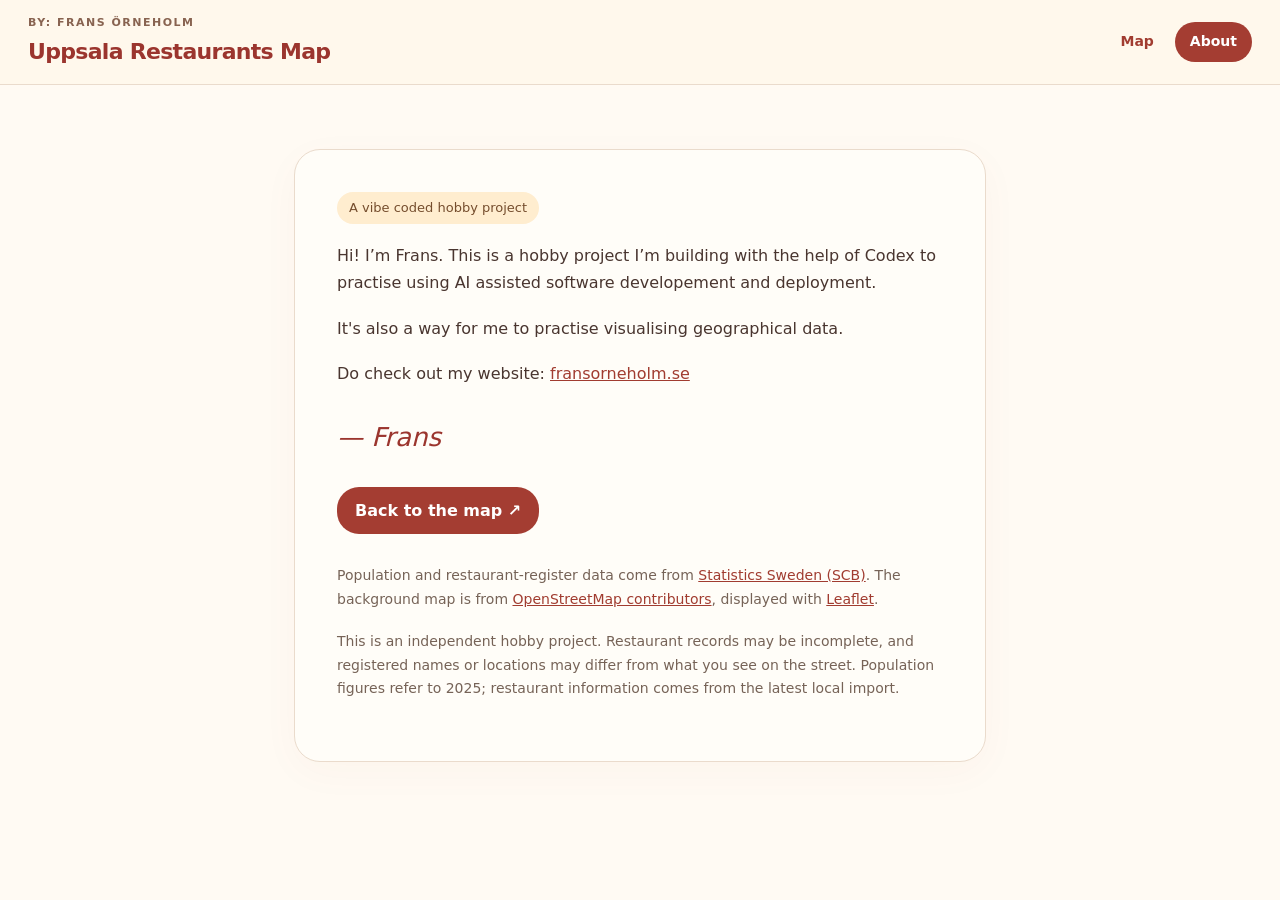
<file: docs/about.html>
<!doctype html>
<html lang="en">
<head>
<meta charset="utf-8"><meta name="viewport" content="width=device-width,initial-scale=1">
<title>About · Uppsala Restaurants Map</title>
<meta name="description" content="A hobby project by Frans, made with Codex to practise visualising data about Uppsala.">
<style>
*{box-sizing:border-box}body{margin:0;font:16px/1.7 system-ui,sans-serif}header{display:flex;align-items:center;justify-content:space-between;padding:14px 28px;min-height:82px}h1{font-size:22px;margin:0}.eyebrow{font-size:11px;font-weight:700;text-transform:uppercase}
body{color:#49352f;background:#fffaf3;font-family:ui-rounded,"Trebuchet MS",system-ui,sans-serif}
header{background:#fff8ec;border-bottom:1px solid #eadbcc;gap:16px}
h1{color:#9b352e;letter-spacing:-.7px;font-weight:800}
h2,h3{color:#6f3930}.eyebrow{color:#886350;letter-spacing:1.5px}
aside{background:#fffdf8;border-color:#eadbcc}
.muted{color:#766357}.date{background:#fff;border-color:#eadbcc;color:#766357}
button,select{border-color:#ddc7b5;border-radius:12px;color:#663e32;background:#fffefa}
button:hover{background:#ffe9d7}#fit{background:#ffedcf;border-color:#eac995;font-weight:600}
.note{background:#fff0df;border:1px solid #f0dcc7;border-radius:14px}
.stat{background:#fff0e8;border-radius:12px}.stats{gap:10px}
a{color:#a13c30}td,#details{border-color:#ecdfd4}
.swatch{height:9px;border-radius:5px}.legend{gap:10px;margin-top:10px}
nav{display:flex;gap:6px;align-items:center;flex-shrink:0}
nav a{padding:8px 15px;border-radius:22px;text-decoration:none;font-size:14px;font-weight:700}
nav a:hover{background:#f9e6d4}nav a[aria-current=page]{background:#a43d32;color:white}
nav a:focus-visible{outline:3px solid #d99030;outline-offset:3px}
.header-right{display:flex;align-items:center;gap:20px}
.leaflet-popup-content-wrapper{border-radius:15px}.leaflet-popup-content{color:#49352f}
@media(max-width:700px){header{height:auto;min-height:90px;flex-wrap:wrap;gap:8px}header h1{font-size:20px}.header-right{gap:10px;flex-wrap:wrap}.header-right .date{display:none}nav a{padding:6px 12px}}

main{max-width:740px;margin:64px auto;padding:0 24px 50px}.about-card{background:#fffdf8;border:1px solid #eadbcc;border-radius:26px;padding:42px;box-shadow:0 10px 40px #9b352e08}.badge{display:inline-block;padding:5px 12px;border-radius:20px;background:#ffedcf;color:#754d2d;font-size:13px}h2{font-size:36px;line-height:1.2;letter-spacing:-1px;margin:22px 0}p{margin:18px 0}.signature{font-size:26px;font-style:italic;color:#9b352e;margin:28px 0}.back{display:inline-block;padding:10px 18px;border-radius:22px;background:#a43d32;color:#fff;text-decoration:none;font-weight:700}.sources{font-size:14px;color:#766357;margin-top:30px}@media(max-width:700px){main{margin:28px auto}.about-card{padding:25px}h2{font-size:30px}}
</style>
</head>
<body>
<header><div><div class="eyebrow">By: Frans Örneholm</div><h1>Uppsala Restaurants Map</h1></div><nav aria-label="Main navigation"><a href="index.html">Map</a><a href="about.html" aria-current="page">About</a></nav></header>
<main><article class="about-card"><span class="badge">A vibe coded hobby project</span>
<p>Hi! I’m Frans. This is a hobby project I’m building with the help of Codex to practise using AI assisted software developement and deployment.</p>
<p> It's also a way for me to practise visualising geographical data.</p>
<p>Do check out my website: <a href="https://www.fransorneholm.se/"> fransorneholm.se </a>
<p class="signature">— Frans</p><a class="back" href="index.html">Back to the map ↗</a>
<div class="sources"><p>Population and restaurant-register data come from <a href="https://www.scb.se/">Statistics Sweden (SCB)</a>. The background map is from <a href="https://www.openstreetmap.org/copyright">OpenStreetMap contributors</a>, displayed with <a href="https://leafletjs.com/">Leaflet</a>.</p>
<p>This is an independent hobby project. Restaurant records may be incomplete, and registered names or locations may differ from what you see on the street. Population figures refer to 2025; restaurant information comes from the latest local import.</p></div>
</article></main>
</body></html>
</file>
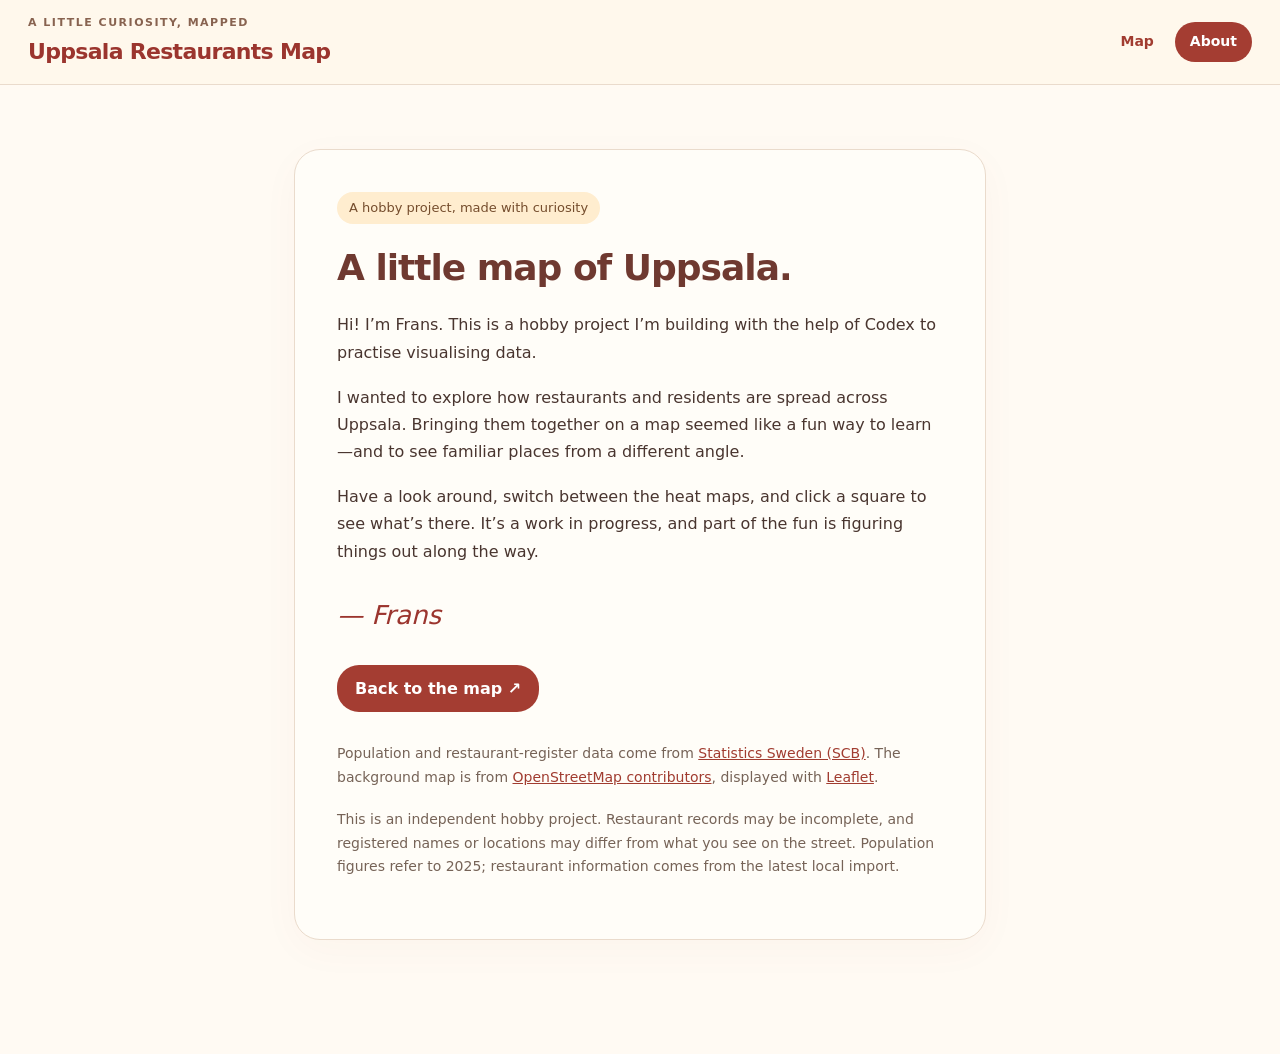
<file: data/processed/about.html>
<!doctype html>
<html lang="en">
<head>
<meta charset="utf-8"><meta name="viewport" content="width=device-width,initial-scale=1">
<title>About · Uppsala Restaurants Map</title>
<meta name="description" content="A hobby project by Frans, made with Codex to practise visualising data about Uppsala.">
<style>
*{box-sizing:border-box}body{margin:0;font:16px/1.7 system-ui,sans-serif}header{display:flex;align-items:center;justify-content:space-between;padding:14px 28px;min-height:82px}h1{font-size:22px;margin:0}.eyebrow{font-size:11px;font-weight:700;text-transform:uppercase}
body{color:#49352f;background:#fffaf3;font-family:ui-rounded,"Trebuchet MS",system-ui,sans-serif}
header{background:#fff8ec;border-bottom:1px solid #eadbcc;gap:16px}
h1{color:#9b352e;letter-spacing:-.7px;font-weight:800}
h2,h3{color:#6f3930}.eyebrow{color:#886350;letter-spacing:1.5px}
aside{background:#fffdf8;border-color:#eadbcc}
.muted{color:#766357}.date{background:#fff;border-color:#eadbcc;color:#766357}
button,select{border-color:#ddc7b5;border-radius:12px;color:#663e32;background:#fffefa}
button:hover{background:#ffe9d7}#fit{background:#ffedcf;border-color:#eac995;font-weight:600}
.note{background:#fff0df;border:1px solid #f0dcc7;border-radius:14px}
.stat{background:#fff0e8;border-radius:12px}.stats{gap:10px}
a{color:#a13c30}td,#details{border-color:#ecdfd4}
.swatch{height:9px;border-radius:5px}.legend{gap:10px;margin-top:10px}
nav{display:flex;gap:6px;align-items:center;flex-shrink:0}
nav a{padding:8px 15px;border-radius:22px;text-decoration:none;font-size:14px;font-weight:700}
nav a:hover{background:#f9e6d4}nav a[aria-current=page]{background:#a43d32;color:white}
nav a:focus-visible{outline:3px solid #d99030;outline-offset:3px}
.header-right{display:flex;align-items:center;gap:20px}
.leaflet-popup-content-wrapper{border-radius:15px}.leaflet-popup-content{color:#49352f}
@media(max-width:700px){header{height:auto;min-height:90px;flex-wrap:wrap;gap:8px}header h1{font-size:20px}.header-right{gap:10px;flex-wrap:wrap}.header-right .date{display:none}nav a{padding:6px 12px}}

main{max-width:740px;margin:64px auto;padding:0 24px 50px}.about-card{background:#fffdf8;border:1px solid #eadbcc;border-radius:26px;padding:42px;box-shadow:0 10px 40px #9b352e08}.badge{display:inline-block;padding:5px 12px;border-radius:20px;background:#ffedcf;color:#754d2d;font-size:13px}h2{font-size:36px;line-height:1.2;letter-spacing:-1px;margin:22px 0}p{margin:18px 0}.signature{font-size:26px;font-style:italic;color:#9b352e;margin:28px 0}.back{display:inline-block;padding:10px 18px;border-radius:22px;background:#a43d32;color:#fff;text-decoration:none;font-weight:700}.sources{font-size:14px;color:#766357;margin-top:30px}@media(max-width:700px){main{margin:28px auto}.about-card{padding:25px}h2{font-size:30px}}
</style>
</head>
<body>
<header><div><div class="eyebrow">A little curiosity, mapped</div><h1>Uppsala Restaurants Map</h1></div><nav aria-label="Main navigation"><a href="uppsala_population_map.html">Map</a><a href="about.html" aria-current="page">About</a></nav></header>
<main><article class="about-card"><span class="badge">A hobby project, made with curiosity</span><h2>A little map of Uppsala.</h2>
<p>Hi! I’m Frans. This is a hobby project I’m building with the help of Codex to practise visualising data.</p>
<p>I wanted to explore how restaurants and residents are spread across Uppsala. Bringing them together on a map seemed like a fun way to learn—and to see familiar places from a different angle.</p>
<p>Have a look around, switch between the heat maps, and click a square to see what’s there. It’s a work in progress, and part of the fun is figuring things out along the way.</p>
<p class="signature">— Frans</p><a class="back" href="uppsala_population_map.html">Back to the map ↗</a>
<div class="sources"><p>Population and restaurant-register data come from <a href="https://www.scb.se/">Statistics Sweden (SCB)</a>. The background map is from <a href="https://www.openstreetmap.org/copyright">OpenStreetMap contributors</a>, displayed with <a href="https://leafletjs.com/">Leaflet</a>.</p>
<p>This is an independent hobby project. Restaurant records may be incomplete, and registered names or locations may differ from what you see on the street. Population figures refer to 2025; restaurant information comes from the latest local import.</p></div>
</article></main>
</body></html>
</file>
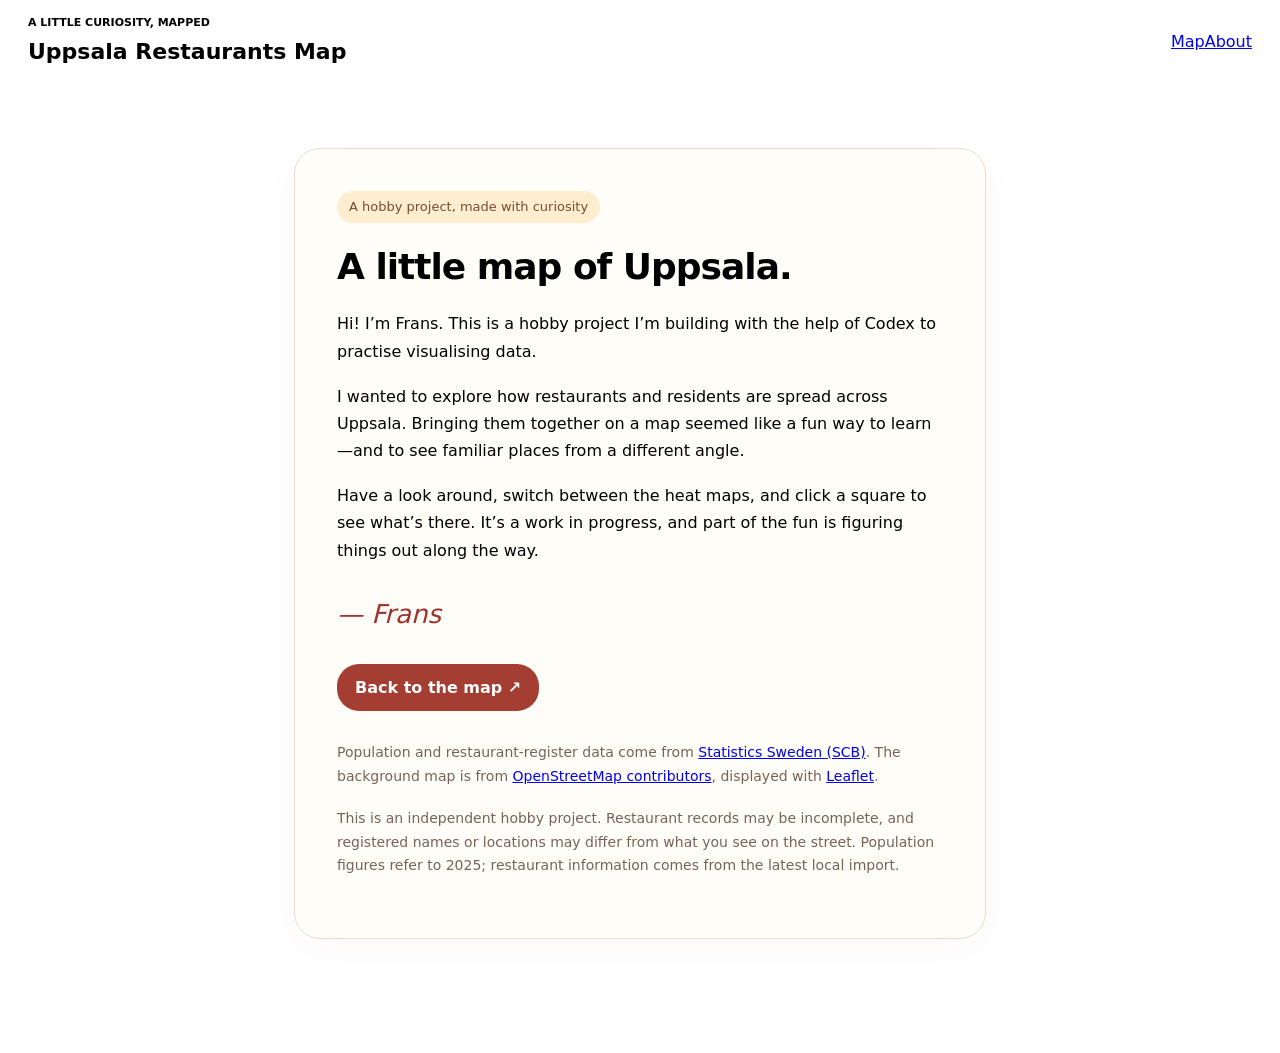
<file: src/accessibility/map_assets/about.html>
<!doctype html>
<html lang="en">
<head>
<meta charset="utf-8"><meta name="viewport" content="width=device-width,initial-scale=1">
<title>About · Uppsala Restaurants Map</title>
<meta name="description" content="A hobby project by Frans, made with Codex to practise visualising data about Uppsala.">
<style>
*{box-sizing:border-box}body{margin:0;font:16px/1.7 system-ui,sans-serif}header{display:flex;align-items:center;justify-content:space-between;padding:14px 28px;min-height:82px}h1{font-size:22px;margin:0}.eyebrow{font-size:11px;font-weight:700;text-transform:uppercase}
/* SITE_THEME */
main{max-width:740px;margin:64px auto;padding:0 24px 50px}.about-card{background:#fffdf8;border:1px solid #eadbcc;border-radius:26px;padding:42px;box-shadow:0 10px 40px #9b352e08}.badge{display:inline-block;padding:5px 12px;border-radius:20px;background:#ffedcf;color:#754d2d;font-size:13px}h2{font-size:36px;line-height:1.2;letter-spacing:-1px;margin:22px 0}p{margin:18px 0}.signature{font-size:26px;font-style:italic;color:#9b352e;margin:28px 0}.back{display:inline-block;padding:10px 18px;border-radius:22px;background:#a43d32;color:#fff;text-decoration:none;font-weight:700}.sources{font-size:14px;color:#766357;margin-top:30px}@media(max-width:700px){main{margin:28px auto}.about-card{padding:25px}h2{font-size:30px}}
</style>
</head>
<body>
<header><div><div class="eyebrow">A little curiosity, mapped</div><h1>Uppsala Restaurants Map</h1></div><nav aria-label="Main navigation"><a href="__MAP_FILE__">Map</a><a href="about.html" aria-current="page">About</a></nav></header>
<main><article class="about-card"><span class="badge">A hobby project, made with curiosity</span><h2>A little map of Uppsala.</h2>
<p>Hi! I’m Frans. This is a hobby project I’m building with the help of Codex to practise visualising data.</p>
<p>I wanted to explore how restaurants and residents are spread across Uppsala. Bringing them together on a map seemed like a fun way to learn—and to see familiar places from a different angle.</p>
<p>Have a look around, switch between the heat maps, and click a square to see what’s there. It’s a work in progress, and part of the fun is figuring things out along the way.</p>
<p class="signature">— Frans</p><a class="back" href="__MAP_FILE__">Back to the map ↗</a>
<div class="sources"><p>Population and restaurant-register data come from <a href="https://www.scb.se/">Statistics Sweden (SCB)</a>. The background map is from <a href="https://www.openstreetmap.org/copyright">OpenStreetMap contributors</a>, displayed with <a href="https://leafletjs.com/">Leaflet</a>.</p>
<p>This is an independent hobby project. Restaurant records may be incomplete, and registered names or locations may differ from what you see on the street. Population figures refer to 2025; restaurant information comes from the latest local import.</p></div>
</article></main>
</body></html>
</file>
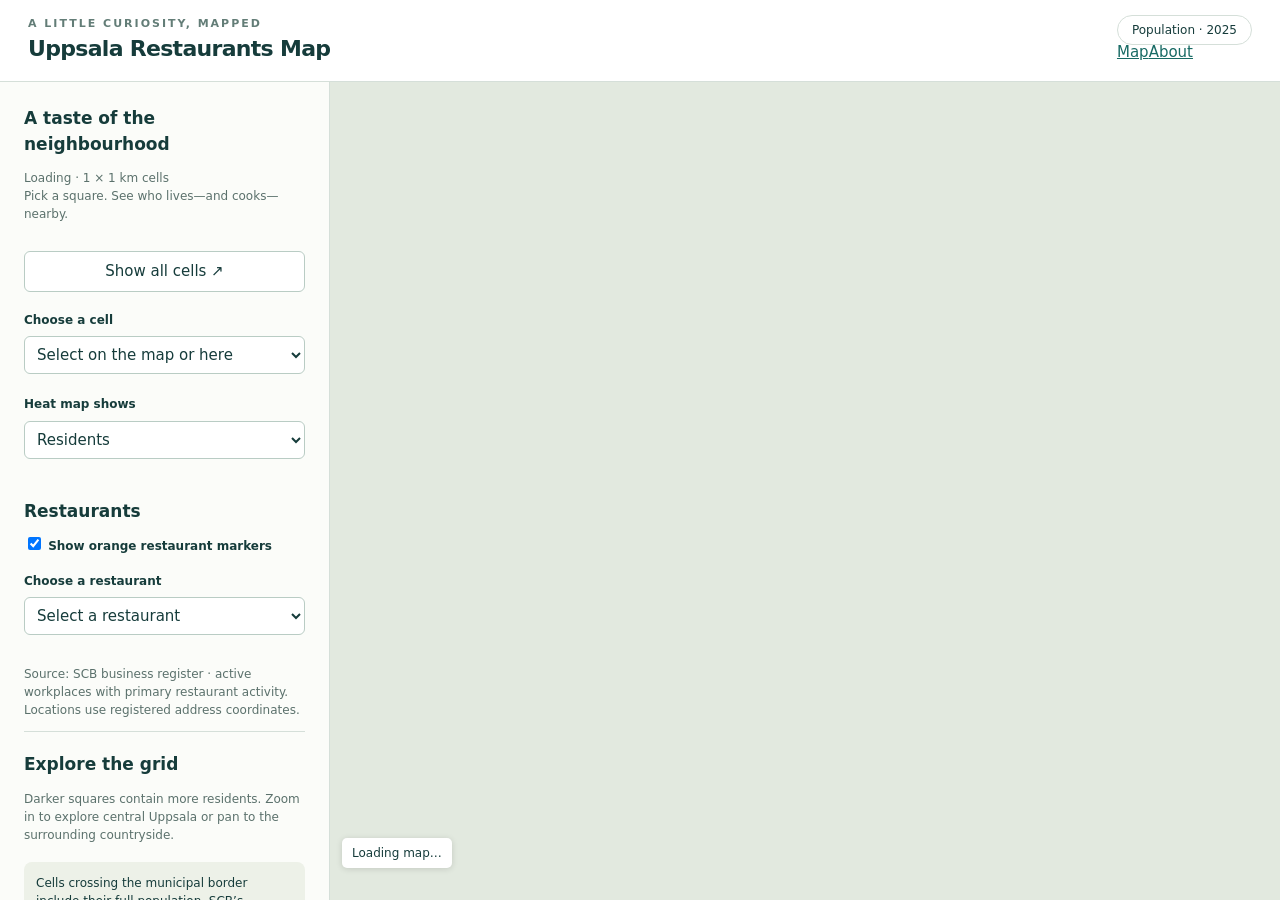
<file: src/accessibility/map_assets/map.html>
<!doctype html>
<html lang="en">
<head>
<meta charset="utf-8"><meta name="viewport" content="width=device-width,initial-scale=1">
<title>Uppsala Restaurants Map</title>
<link rel="icon" href="data:image/svg+xml,%3Csvg xmlns='http://www.w3.org/2000/svg' viewBox='0 0 32 32'%3E%3Crect width='32' height='32' rx='7' fill='%23155453'/%3E%3Cpath d='M11 5v22M21 5v22M5 11h22M5 21h22' stroke='%23a9ddd0' stroke-width='2'/%3E%3C/svg%3E">
<style>/* LEAFLET_CSS */</style>
<style>
*{box-sizing:border-box}body{margin:0;color:#163c3b;background:#f4f6f2;font:15px/1.5 system-ui,sans-serif}header{height:82px;display:flex;align-items:center;justify-content:space-between;padding:14px 28px;border-bottom:1px solid #d5dfd9;background:#fff}h1{font-size:22px;margin:0;letter-spacing:-.7px}.eyebrow{font-size:11px;letter-spacing:2px;font-weight:700;color:#637d77;text-transform:uppercase}.date{border:1px solid #d5dfd9;border-radius:20px;padding:7px 14px;font-size:12px}main{display:grid;grid-template-columns:330px 1fr;height:calc(100dvh - 82px)}aside{overflow:auto;padding:24px;background:#fbfcf9;border-right:1px solid #d5dfd9}h2{font-size:17px;margin:0 0 10px}h3{font-size:13px;margin:24px 0 8px}.muted{font-size:12px;color:#5b716c}.count{font-size:38px;font-weight:650;letter-spacing:-1px;line-height:1.2;margin-top:10px}button,select{font:inherit;border:1px solid #b9ccc4;border-radius:6px;padding:8px;background:white;color:#163c3b;cursor:pointer}button:hover{background:#e5f0e9}button:focus-visible,select:focus-visible{outline:3px solid #d99030;outline-offset:3px}#fit{width:100%;margin:16px 0}select{width:100%;margin:6px 0 18px}label{font-size:12px;font-weight:600}.legend{display:grid;grid-template-columns:repeat(3,1fr);gap:8px;font-size:11px;margin-bottom:22px}.swatch{height:6px;border-radius:2px;margin-bottom:4px}.note{background:#edf1e8;padding:12px;border-radius:8px;font-size:12px;margin-top:18px}.stats{display:grid;grid-template-columns:1fr 1fr;gap:8px;margin-top:15px}.stat{padding:10px;background:#edf3ed;border-radius:7px}.stat strong{display:block;font-size:20px}#map{height:100%;background:#e2e9df}.mapwrap{position:relative;min-width:0;min-height:0}#status{position:absolute;bottom:32px;left:12px;z-index:500;background:#fff;padding:6px 10px;border-radius:5px;max-width:85%;font-size:12px;box-shadow:0 1px 6px #0002}table{width:100%;border-collapse:collapse;font-size:12px}td{padding:5px 0;border-bottom:1px solid #e4eae1}td:last-child{text-align:right;font-variant-numeric:tabular-nums}a{color:#176a64}#details{border-top:1px solid #d5dfd9;padding-top:20px}#cell-id{font-size:12px;overflow-wrap:anywhere}.leaflet-container{font-family:inherit}.leaflet-interactive:focus{outline:none;stroke:#d99030;stroke-width:3}
@media(max-width:700px){header{padding:12px 16px;height:74px}h1{font-size:19px}.date{font-size:10px;padding:5px 8px}main{height:auto;display:flex;flex-direction:column}.mapwrap{order:-1;height:55dvh;min-height:320px}aside{padding:20px;overflow:visible;border-right:0}.legend{grid-template-columns:repeat(6,1fr)}#fit{width:auto;display:block}.count{font-size:32px}}
/* SITE_THEME */
</style>
</head>
<body>
<header><div><div class="eyebrow">A little curiosity, mapped</div><h1>Uppsala Restaurants Map</h1></div><div class="header-right"><span class="date">Population · 2025</span><nav aria-label="Main navigation"><a href="#map" aria-current="page">Map</a><a href="about.html">About</a></nav></div></header>
<main>
<aside aria-label="Population grid details">
<h2>A taste of the neighbourhood</h2>
<p class="muted"><span id="cell-count">Loading</span> · 1 × 1 km cells<br>Pick a square. See who lives—and cooks—nearby.</p>
<button id="fit" type="button">Show all cells ↗</button>
<label for="cell-picker">Choose a cell</label><select id="cell-picker"><option value="">Select on the map or here</option></select>
<label for="heatmap-metric">Heat map shows</label>
<select id="heatmap-metric"><option value="population">Residents</option><option value="restaurant_count">Restaurants</option><option value="restaurants_per_resident">Restaurants per resident</option></select>
<div id="legend-title" class="muted" aria-live="polite"></div>
<div class="legend" aria-label="Heat map colour scale"></div>
<h2>Restaurants</h2>
<label><input type="checkbox" id="show-restaurants" checked> Show orange restaurant markers</label>
<p id="restaurant-count" class="muted"></p>
<label for="restaurant-picker">Choose a restaurant</label>
<select id="restaurant-picker"><option value="">Select a restaurant</option></select>
<div id="restaurant-details" class="note" hidden aria-live="polite"></div>
<p class="muted">Source: SCB business register · active workplaces with primary restaurant activity. Locations use registered address coordinates.</p>
<section id="details" aria-live="polite"><h2 id="detail-title">Explore the grid</h2><p id="empty" class="muted">Darker squares contain more residents. Zoom in to explore central Uppsala or pan to the surrounding countryside.</p><div id="selected" hidden><div id="cell-id"></div><div class="count" id="population"></div><div class="muted">residents in this cell</div><div class="stat" style="margin-top:12px"><span>Restaurants in this cell</span><strong id="cell-restaurants"></strong><span class="muted">Based on registered address locations; excludes restaurants without coordinates.</span></div><div class="stat" style="margin-top:12px"><span>Restaurants per resident</span><strong id="cell-restaurant-ratio"></strong><span class="muted">Restaurant count ÷ resident population (2025). Not available for zero or missing population.</span></div><div class="stats"><div class="stat"><span class="muted">Men</span><strong id="men"></strong></div><div class="stat"><span class="muted">Women</span><strong id="women"></strong></div></div><div id="border" class="note" hidden></div><h3>Residents by age</h3><table aria-label="Population by age"><tbody id="ages"></tbody></table></div></section>
<p class="note">Cells crossing the municipal border include their full population. SCB’s disclosure protection means age and sex counts may not add up to the total. Missing values are shown as “Not available”.</p>
<p class="muted">Source: <a href="https://www.scb.se/vara-tjanster/oppna-data/oppna-geodata/statistik-pa-rutor/" target="_blank" rel="noopener">Statistics Sweden (SCB)</a>. Only cells published by SCB are shown.</p>
</aside>
<div class="mapwrap"><div id="map" aria-label="Interactive map of Uppsala population grid"></div><div id="status" role="status">Loading map…</div></div>
</main>
<noscript>Enable JavaScript to use the interactive map.</noscript>
<script>/* LEAFLET_JS */</script>
<script type="application/json" id="grid-data">__GRID_DATA__</script>
<script type="application/json" id="restaurant-data">__RESTAURANT_DATA__</script>
<script>
const data=JSON.parse(document.getElementById('grid-data').textContent);
const fmt=n=>n==null?'Not available':Number(n).toLocaleString('en-GB');
const fmtRatio=n=>n==null?'Not available':Number(n).toLocaleString('en-GB',{maximumSignificantDigits:4});
const redPalette=['#fff5f0','#fee0d2','#fcbba1','#fc9272','#fb6a4a','#de2d26','#a50f15'];
const metrics={
 population:{label:'Residents per cell',breaks:[0,10,50,200,1000,5000],labels:['0–9','10–49','50–199','200–999','1,000–4,999','5,000+']},
 restaurant_count:{label:'Restaurants per cell',breaks:[0,1,2,5,10,25],labels:['0','1','2–4','5–9','10–24','25+']},
 restaurants_per_resident:{label:'Restaurants per resident',breaks:[0,Number.MIN_VALUE,.001,.005,.01,.05,.1],labels:['0','>0–<0.001','0.001–<0.005','0.005–<0.01','0.01–<0.05','0.05–<0.1','0.1+']}
};
let activeMetric='population';
function metricBins(){const m=metrics[activeMetric];return m.breaks.map((min,i)=>({min,label:m.labels[i],color:redPalette[Math.round(i*6/(m.breaks.length-1))]}))}
const color=n=>n==null?'#959da4':[...metricBins()].reverse().find(b=>n>=b.min).color;
function renderLegend(){
 const legend=document.querySelector('.legend');legend.replaceChildren();
 document.getElementById('legend-title').textContent=metrics[activeMetric].label+' · darker red = higher value';
 for(const b of [...metricBins(),{label:'No data',color:'#959da4'}]){const item=document.createElement('div'),swatch=document.createElement('div');swatch.className='swatch';swatch.style.background=b.color;item.append(swatch,document.createTextNode(b.label));legend.append(item)}
 document.getElementById('empty').textContent='Darker red squares show higher '+metrics[activeMetric].label.toLowerCase()+'. Click a cell to see all its statistics.';
}
renderLegend();
document.getElementById('cell-count').textContent=fmt(data.features.length)+' grid cells';
const map=L.map('map',{scrollWheelZoom:true});
const tiles=L.tileLayer('https://tile.openstreetmap.org/{z}/{x}/{y}.png',{maxZoom:19,attribution:'&copy; <a href="https://www.openstreetmap.org/copyright">OpenStreetMap</a> contributors · Population: SCB'}).addTo(map);
const status=document.getElementById('status');let tileFailed=false;
tiles.on('tileerror',()=>{tileFailed=true;status.textContent='Background map unavailable. Population cells still work.'});
tiles.on('load',()=>{if(!tileFailed)status.textContent='Click any cell for population details'});
const baseStyle=f=>({color:'#9b4b48',weight:.65,fillColor:color(f.properties[activeMetric]),fillOpacity:.72});
let selectedLayer;const layers=new Map();
function selectCell(layer,zoom=false){
 if(selectedLayer)grid.resetStyle(selectedLayer);
 selectedLayer=layer;layer.setStyle({color:'#ef9c35',weight:3,fillOpacity:.9});layer.bringToFront();
 const p=layer.feature.properties;document.getElementById('cell-picker').value=p.cell_id;
 document.getElementById('empty').hidden=true;document.getElementById('selected').hidden=false;
 document.getElementById('detail-title').textContent='Selected cell';document.getElementById('cell-id').textContent='Cell '+p.cell_id;
 document.getElementById('cell-restaurants').textContent=fmt(p.restaurant_count);
 document.getElementById('cell-restaurant-ratio').textContent=fmtRatio(p.restaurants_per_resident);
 document.getElementById('population').textContent=fmt(p.population);document.getElementById('men').textContent=fmt(p.man);document.getElementById('women').textContent=fmt(p.kvinna);
 const border=document.getElementById('border');border.hidden=p.overlap_fraction>=.999999;border.textContent='Border cell · '+(p.overlap_fraction*100).toFixed(1)+'% of its area lies inside Uppsala. The count covers the whole cell.';
 const body=document.getElementById('ages');body.replaceChildren();
 for(let age=0;age<=100;age+=5){const row=document.createElement('tr'),name=document.createElement('td'),value=document.createElement('td');name.textContent=age===100?'100+':age+'–'+(age+4);value.textContent=fmt(p[age===100?'ald100w':'ald'+age+'_'+(age+4)]);row.append(name,value);body.append(row)}
 const popup=document.createElement('div');popup.textContent=fmt(p.population)+' residents · '+fmt(p.restaurant_count)+' restaurants · '+fmtRatio(p.restaurants_per_resident)+' restaurants per resident · cell '+p.cell_id;layer.bindPopup(popup).openPopup();
 if(zoom)map.fitBounds(layer.getBounds(),{maxZoom:14,padding:[35,35]});
}
const grid=L.geoJSON(data,{style:baseStyle,onEachFeature:(feature,layer)=>{
 layers.set(feature.properties.cell_id,layer);
 const tip=document.createElement('span');tip.textContent=fmt(feature.properties.population)+' residents · '+fmt(feature.properties.restaurant_count)+' restaurants · '+fmtRatio(feature.properties.restaurants_per_resident)+' restaurants per resident';layer.bindTooltip(tip,{sticky:true});
 layer.on('click',()=>selectCell(layer));
 layer.on('mouseover',()=>{if(layer!==selectedLayer)layer.setStyle({weight:2,fillOpacity:.9})});
 layer.on('mouseout',()=>{if(layer!==selectedLayer)grid.resetStyle(layer)});
}}).addTo(map);
document.getElementById('heatmap-metric').addEventListener('change',e=>{
 activeMetric=e.target.value;renderLegend();grid.setStyle(baseStyle);
 if(selectedLayer)selectedLayer.setStyle({color:'#ef9c35',weight:3,fillOpacity:.9});
});
map.fitBounds(grid.getBounds(),{padding:[20,20]});L.control.scale({imperial:false}).addTo(map);
for(const [id,layer] of layers){const option=document.createElement('option');option.value=id;option.textContent=id+' · '+fmt(layer.feature.properties.population)+' residents';document.getElementById('cell-picker').append(option)}
document.getElementById('cell-picker').addEventListener('change',e=>{if(layers.has(e.target.value))selectCell(layers.get(e.target.value),true)});
document.getElementById('fit').addEventListener('click',()=>map.fitBounds(grid.getBounds(),{padding:[20,20]}));
status.textContent='Click any cell for population details';
const restaurants=JSON.parse(document.getElementById('restaurant-data').textContent);
map.createPane('restaurants');map.getPane('restaurants').style.zIndex=450;
const restaurantLayer=L.layerGroup().addTo(map), restaurantMarkers=new Map();
const picker=document.getElementById('restaurant-picker');
function restaurantContent(r){
 const content=document.createElement('div');
 const title=document.createElement('strong');title.textContent=r.name;content.append(title);
 for(const text of [r.street_address,[r.postal_code,r.postal_locality].filter(Boolean).join(' '),
   'CFAR '+r.cfar_number,'SCB retrieved '+r.retrieved_at.slice(0,10),
   r.coordinates?'Registered address location':'No address coordinates available; not shown on the map']){
  const line=document.createElement('div');line.textContent=text||'Address not available';content.append(line);
 }return content;
}
function selectRestaurant(r,zoom=false){
 picker.value=r.cfar_number;
 const details=document.getElementById('restaurant-details');details.hidden=false;details.replaceChildren(restaurantContent(r));
 const marker=restaurantMarkers.get(r.cfar_number);
 if(marker){document.getElementById('show-restaurants').checked=true;map.addLayer(restaurantLayer);
  if(zoom)map.setView(r.coordinates,16);marker.openPopup();
 }else{map.closePopup()}
}
const groups=new Map();
for(const r of restaurants){
 const option=document.createElement('option');option.value=r.cfar_number;option.textContent=r.name+' · '+(r.street_address||r.cfar_number)+(r.coordinates?'':' (no coordinates)');picker.append(option);
 if(r.coordinates){const key=r.coordinates.join(',');if(!groups.has(key))groups.set(key,[]);groups.get(key).push(r)}
}
for(const group of groups.values()){
 const marker=L.circleMarker(group[0].coordinates,{pane:'restaurants',radius:7,color:'#fff',weight:2,fillColor:'#c44e16',fillOpacity:1}).addTo(restaurantLayer);
 const popup=document.createElement('div');popup.style.maxHeight='250px';popup.style.overflowY='auto';
 for(const r of group){restaurantMarkers.set(r.cfar_number,marker);const item=restaurantContent(r);item.style.marginBottom='12px';popup.append(item)}
 marker.bindPopup(popup,{maxWidth:320});
 const tip=document.createElement('span');tip.textContent=group.length===1?group[0].name:group.length+' restaurants at this location';marker.bindTooltip(tip);
 marker.on('click',()=>selectRestaurant(group[0]));
}
const located=restaurants.filter(r=>r.coordinates).length;
document.getElementById('restaurant-count').textContent=fmt(located)+' of '+fmt(restaurants.length)+' restaurants mapped. '+fmt(restaurants.length-located)+' lack address coordinates and are available in the list. Restaurants sharing a location are grouped in one marker.';
picker.addEventListener('change',e=>{const r=restaurants.find(r=>r.cfar_number===e.target.value);if(r)selectRestaurant(r,true)});
document.getElementById('show-restaurants').addEventListener('change',e=>{if(e.target.checked)map.addLayer(restaurantLayer);else map.removeLayer(restaurantLayer)});
</script>
</body></html>
</file>
